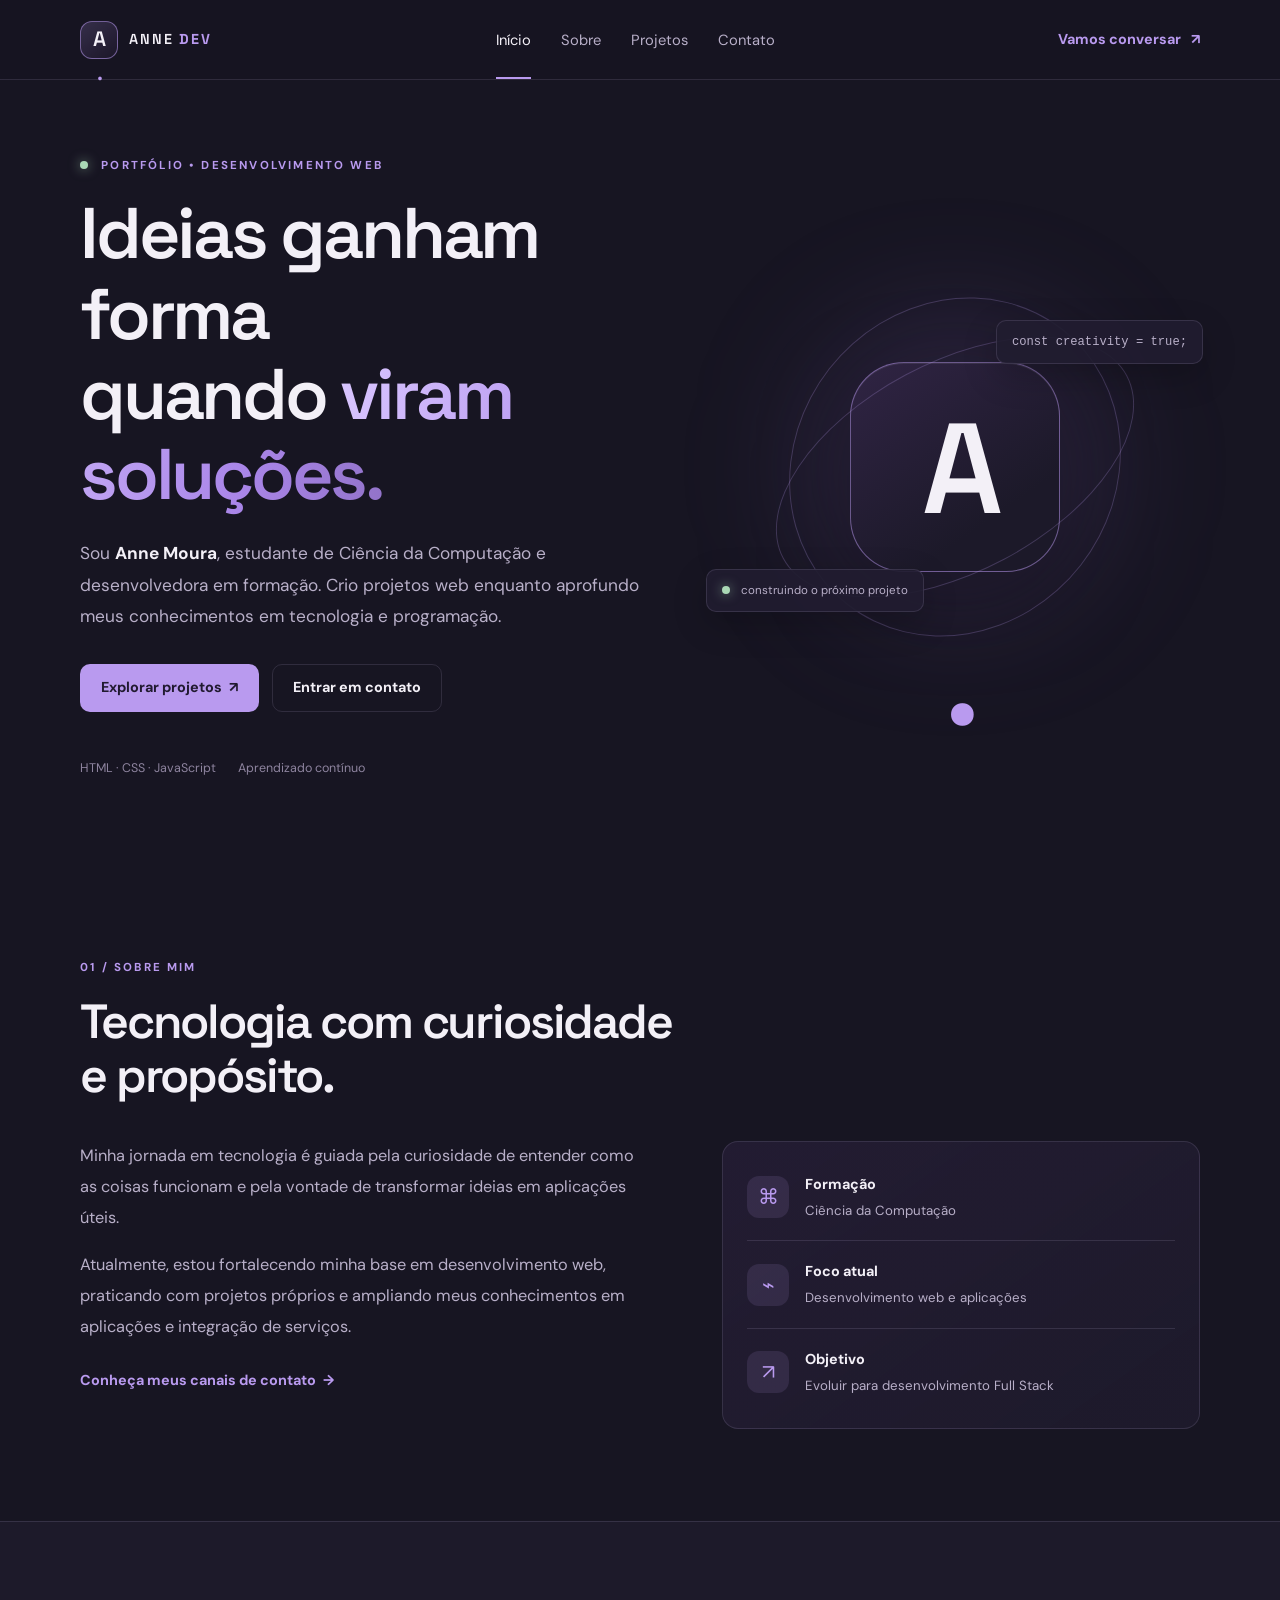
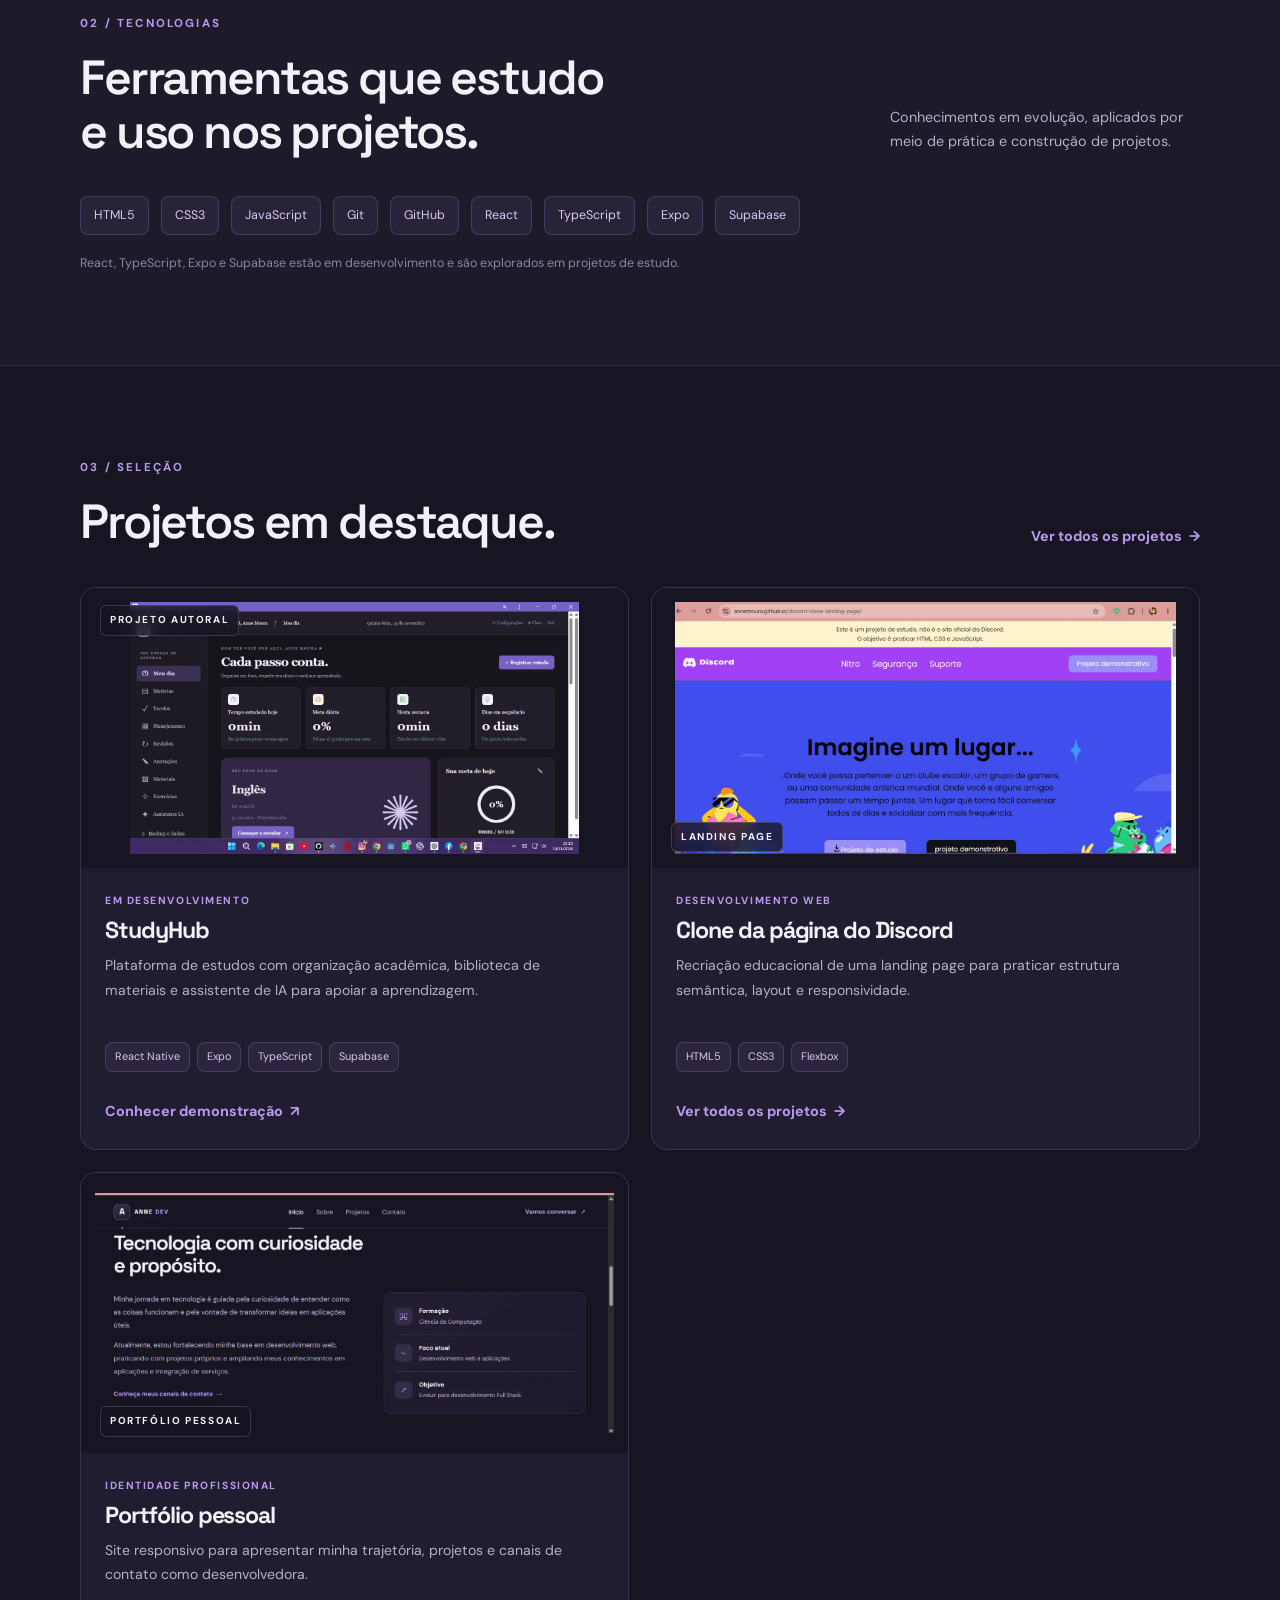
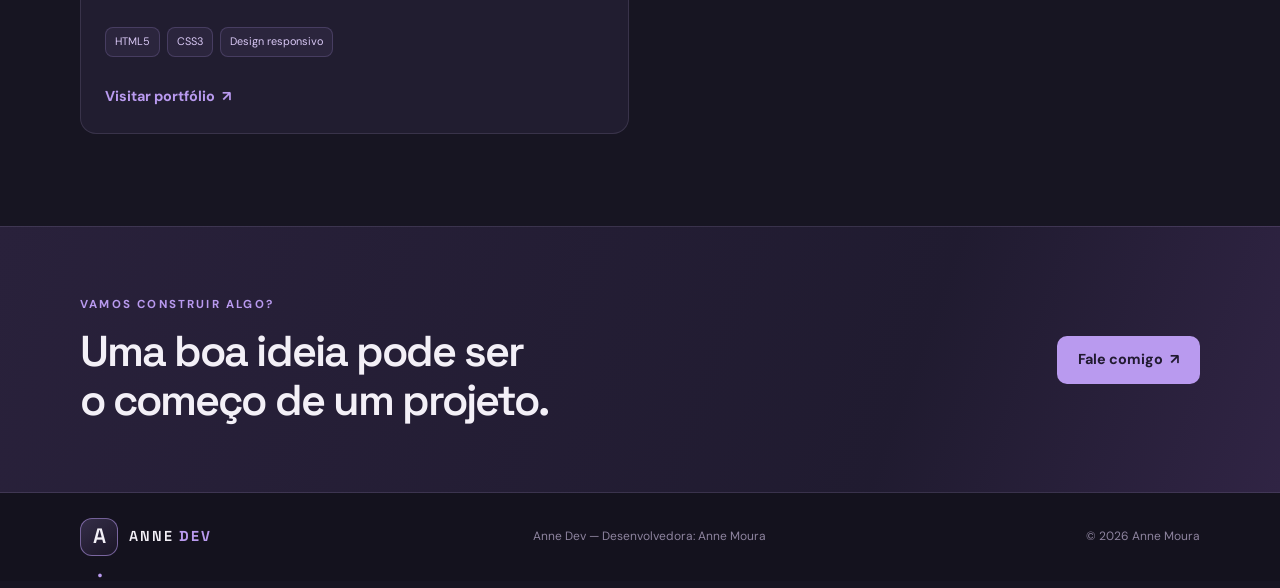
<file: index.html>
<!DOCTYPE html>
<html lang="pt-BR">
<head>
  <meta charset="UTF-8">
  <meta name="viewport" content="width=device-width, initial-scale=1.0">
  <meta name="theme-color" content="#171522">
  <meta name="description" content="Portfólio de Anne Moura, estudante de Ciência da Computação e desenvolvedora em formação. Conheça projetos web, aplicações e estudos.">
  <title>Anne Dev | Anne Moura — Desenvolvedora</title>
  <link rel="preconnect" href="https://fonts.googleapis.com">
  <link rel="preconnect" href="https://fonts.gstatic.com" crossorigin>
  <link href="https://fonts.googleapis.com/css2?family=DM+Sans:wght@400;500;600;700&family=Space+Grotesk:wght@400;500;600;700&display=swap" rel="stylesheet">
  <link rel="stylesheet" href="style.css">
</head>
<body>
  <a class="skip-link" href="#conteudo">Pular para o conteúdo</a>
  <header class="site-header">
    <div class="container nav-wrap">
      <a class="brand" href="index.html" aria-label="Anne Dev, página inicial"><span class="brand-mark">A<span>.</span></span><span>ANNE <strong>DEV</strong></span></a>
      <nav class="main-nav" aria-label="Navegação principal">
        <a class="active" href="index.html">Início</a>
        <a href="index.html#sobre">Sobre</a>
        <a href="projetos.html">Projetos</a>
        <a href="contato.html">Contato</a>
      </nav>
      <a class="nav-cta" href="contato.html">Vamos conversar <span aria-hidden="true">↗</span></a>
    </div>
  </header>

  <main id="conteudo">
    <section class="hero container">
      <div class="hero-copy">
        <p class="eyebrow"><span class="status-dot"></span> PORTFÓLIO • DESENVOLVIMENTO WEB</p>
        <h1>Ideias ganham forma<br>quando <span class="gradient-text">viram soluções.</span></h1>
        <p class="hero-lead">Sou <strong>Anne Moura</strong>, estudante de Ciência da Computação e desenvolvedora em formação. Crio projetos web enquanto aprofundo meus conhecimentos em tecnologia e programação.</p>
        <div class="hero-actions">
          <a class="button button-primary" href="projetos.html">Explorar projetos <span aria-hidden="true">↗</span></a>
          <a class="button button-ghost" href="contato.html">Entrar em contato</a>
        </div>
        <div class="hero-meta"><span>HTML · CSS · JavaScript</span><span>Aprendizado contínuo</span></div>
      </div>
      <div class="hero-art" aria-label="Identidade visual Anne Dev" role="img">
        <div class="orbit orbit-one"></div><div class="orbit orbit-two"></div>
        <div class="hero-monogram">A<span>.</span></div>
        <div class="floating-chip chip-top">const creativity = true;</div>
        <div class="floating-chip chip-bottom"><span class="status-dot"></span> construindo o próximo projeto</div>
        <div class="art-glow"></div>
      </div>
    </section>

    <section class="section container" id="sobre">
      <div class="section-heading">
        <p class="eyebrow">01 / SOBRE MIM</p>
        <h2>Tecnologia com curiosidade<br>e propósito.</h2>
      </div>
      <div class="about-grid">
        <div class="about-copy">
          <p>Minha jornada em tecnologia é guiada pela curiosidade de entender como as coisas funcionam e pela vontade de transformar ideias em aplicações úteis.</p>
          <p>Atualmente, estou fortalecendo minha base em desenvolvimento web, praticando com projetos próprios e ampliando meus conhecimentos em aplicações e integração de serviços.</p>
          <a class="text-link" href="contato.html">Conheça meus canais de contato <span aria-hidden="true">→</span></a>
        </div>
        <div class="info-panel">
          <div class="info-row"><span class="info-icon">⌘</span><div><strong>Formação</strong><span>Ciência da Computação</span></div></div>
          <div class="info-row"><span class="info-icon">⌁</span><div><strong>Foco atual</strong><span>Desenvolvimento web e aplicações</span></div></div>
          <div class="info-row"><span class="info-icon">↗</span><div><strong>Objetivo</strong><span>Evoluir para desenvolvimento Full Stack</span></div></div>
        </div>
      </div>
    </section>

    <section class="section section-muted">
      <div class="container">
        <div class="section-heading section-heading-row">
          <div><p class="eyebrow">02 / TECNOLOGIAS</p><h2>Ferramentas que estudo<br>e uso nos projetos.</h2></div>
          <p class="section-aside">Conhecimentos em evolução, aplicados por meio de prática e construção de projetos.</p>
        </div>
        <div class="tech-list">
          <span>HTML5</span><span>CSS3</span><span>JavaScript</span><span>Git</span><span>GitHub</span><span>React</span><span>TypeScript</span><span>Expo</span><span>Supabase</span>
        </div>
        <p class="micro-note">React, TypeScript, Expo e Supabase estão em desenvolvimento e são explorados em projetos de estudo.</p>
      </div>
    </section>

    <section class="section container">
      <div class="section-heading section-heading-row">
        <div><p class="eyebrow">03 / SELEÇÃO</p><h2>Projetos em destaque.</h2></div>
        <a class="text-link" href="projetos.html">Ver todos os projetos <span aria-hidden="true">→</span></a>
      </div>
      <div class="featured-grid">
        <article class="project-card project-featured">
          <div class="project-art project-image"><img src="assets/images/studyhub-dashboard.webp" alt="Painel principal do StudyHub com matérias, tarefas e acompanhamento dos estudos" loading="lazy"><span class="art-label">PROJETO AUTORAL</span></div>
          <div class="project-content"><p class="project-kicker">EM DESENVOLVIMENTO</p><h3>StudyHub</h3><p>Plataforma de estudos com organização acadêmica, biblioteca de materiais e assistente de IA para apoiar a aprendizagem.</p><div class="tag-list"><span>React Native</span><span>Expo</span><span>TypeScript</span><span>Supabase</span></div><a class="text-link" href="https://studyhub-sand-psi.vercel.app/login" target="_blank" rel="noopener noreferrer">Conhecer demonstração <span aria-hidden="true">↗</span></a></div>
        </article>
        <article class="project-card">
          <div class="project-art project-image"><img src="assets/images/discord-landing.webp" alt="Captura da landing page demonstrativa inspirada no Discord" loading="lazy"><span class="art-caption">LANDING PAGE</span></div>
          <div class="project-content"><p class="project-kicker">DESENVOLVIMENTO WEB</p><h3>Clone da página do Discord</h3><p>Recriação educacional de uma landing page para praticar estrutura semântica, layout e responsividade.</p><div class="tag-list"><span>HTML5</span><span>CSS3</span><span>Flexbox</span></div><a class="text-link" href="projetos.html">Ver todos os projetos <span aria-hidden="true">→</span></a></div>
        </article>
        <article class="project-card">
          <div class="project-art project-image"><img src="assets/images/portfolio-homepage.webp" alt="Captura da página inicial do portfólio Anne Dev" loading="lazy"><span class="art-caption">PORTFÓLIO PESSOAL</span></div>
          <div class="project-content"><p class="project-kicker">IDENTIDADE PROFISSIONAL</p><h3>Portfólio pessoal</h3><p>Site responsivo para apresentar minha trajetória, projetos e canais de contato como desenvolvedora.</p><div class="tag-list"><span>HTML5</span><span>CSS3</span><span>Design responsivo</span></div><a class="text-link" href="https://annemoura.github.io/portfolio-pessoal/" target="_blank" rel="noopener noreferrer">Visitar portfólio <span aria-hidden="true">↗</span></a></div>
        </article>
              </div>
    </section>

    <section class="closing-cta">
      <div class="container closing-inner"><div><p class="eyebrow">VAMOS CONSTRUIR ALGO?</p><h2>Uma boa ideia pode ser<br>o começo de um projeto.</h2></div><a class="button button-primary" href="contato.html">Fale comigo <span aria-hidden="true">↗</span></a></div>
    </section>
  </main>

  <footer class="site-footer"><div class="container footer-inner"><a class="brand" href="index.html"><span class="brand-mark">A<span>.</span></span><span>ANNE <strong>DEV</strong></span></a><p>Anne Dev — Desenvolvedora: Anne Moura</p><span>© 2026 Anne Moura</span></div></footer>
</body>
</html>
</file>
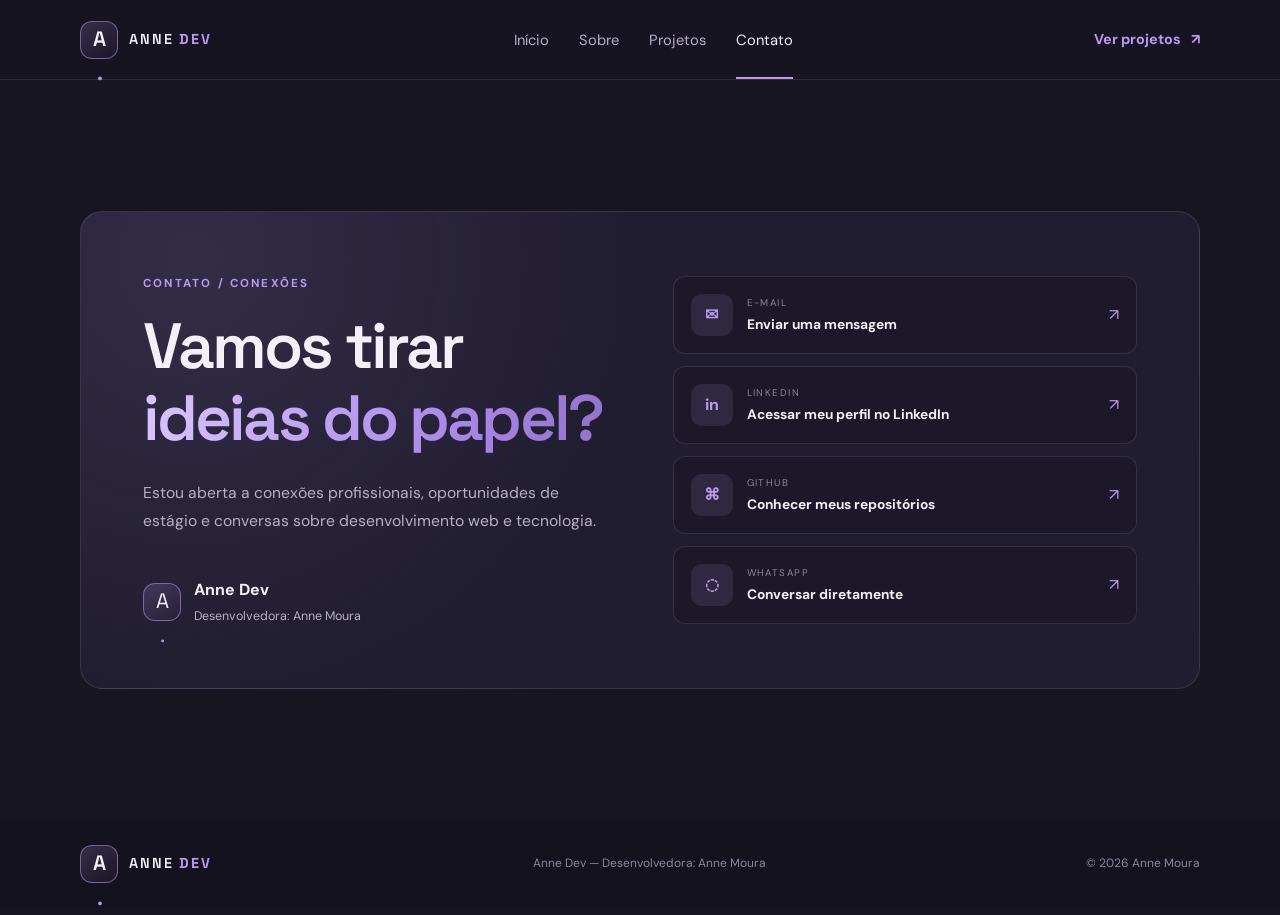
<file: contato.html>
<!DOCTYPE html>
<html lang="pt-BR">
<head>
  <meta charset="UTF-8">
  <meta name="viewport" content="width=device-width, initial-scale=1.0">
  <meta name="theme-color" content="#171522">
  <meta name="description" content="Entre em contato com Anne Moura, estudante de Ciência da Computação e desenvolvedora em formação.">
  <title>Contato | Anne Dev — Anne Moura</title>
  <link rel="preconnect" href="https://fonts.googleapis.com">
  <link rel="preconnect" href="https://fonts.gstatic.com" crossorigin>
  <link href="https://fonts.googleapis.com/css2?family=DM+Sans:wght@400;500;600;700&family=Space+Grotesk:wght@400;500;600;700&display=swap" rel="stylesheet">
  <link rel="stylesheet" href="style.css">
</head>
<body>
  <a class="skip-link" href="#conteudo">Pular para o conteúdo</a>
  <header class="site-header"><div class="container nav-wrap">
    <a class="brand" href="index.html"><span class="brand-mark">A<span>.</span></span><span>ANNE <strong>DEV</strong></span></a>
    <nav class="main-nav" aria-label="Navegação principal"><a href="index.html">Início</a><a href="index.html#sobre">Sobre</a><a href="projetos.html">Projetos</a><a class="active" href="contato.html">Contato</a></nav>
    <a class="nav-cta" href="projetos.html">Ver projetos <span aria-hidden="true">↗</span></a>
  </div></header>
  <main id="conteudo" class="container contact-main">
    <section class="contact-panel">
      <div class="contact-copy"><p class="eyebrow">CONTATO / CONEXÕES</p><h1>Vamos tirar<br><span class="gradient-text">ideias do papel?</span></h1><p>Estou aberta a conexões profissionais, oportunidades de estágio e conversas sobre desenvolvimento web e tecnologia.</p><div class="contact-signature"><span class="brand-mark">A<span>.</span></span><div><strong>Anne Dev</strong><span>Desenvolvedora: Anne Moura</span></div></div></div>
      <div class="contact-links">
        <a class="contact-link" href="mailto:arymoura169@gmail.com"><span class="contact-icon">✉</span><span><small>E-MAIL</small><strong>Enviar uma mensagem</strong></span><span class="contact-arrow">↗</span></a>
        <a class="contact-link" href="https://www.linkedin.com/in/aryane-moura-4a4567319/" target="_blank" rel="noopener noreferrer"><span class="contact-icon">in</span><span><small>LINKEDIN</small><strong>Acessar meu perfil no LinkedIn</strong></span><span class="contact-arrow">↗</span></a>
        <a class="contact-link" href="https://github.com/annemoura" target="_blank" rel="noopener noreferrer"><span class="contact-icon">⌘</span><span><small>GITHUB</small><strong>Conhecer meus repositórios</strong></span><span class="contact-arrow">↗</span></a>
        <a class="contact-link" href="https://wa.me/5591986021378" target="_blank" rel="noopener noreferrer"><span class="contact-icon">◌</span><span><small>WHATSAPP</small><strong>Conversar diretamente</strong></span><span class="contact-arrow">↗</span></a>
      </div>
    </section>
  </main>
  <footer class="site-footer"><div class="container footer-inner"><a class="brand" href="index.html"><span class="brand-mark">A<span>.</span></span><span>ANNE <strong>DEV</strong></span></a><p>Anne Dev — Desenvolvedora: Anne Moura</p><span>© 2026 Anne Moura</span></div></footer>
</body>
</html>
</file>
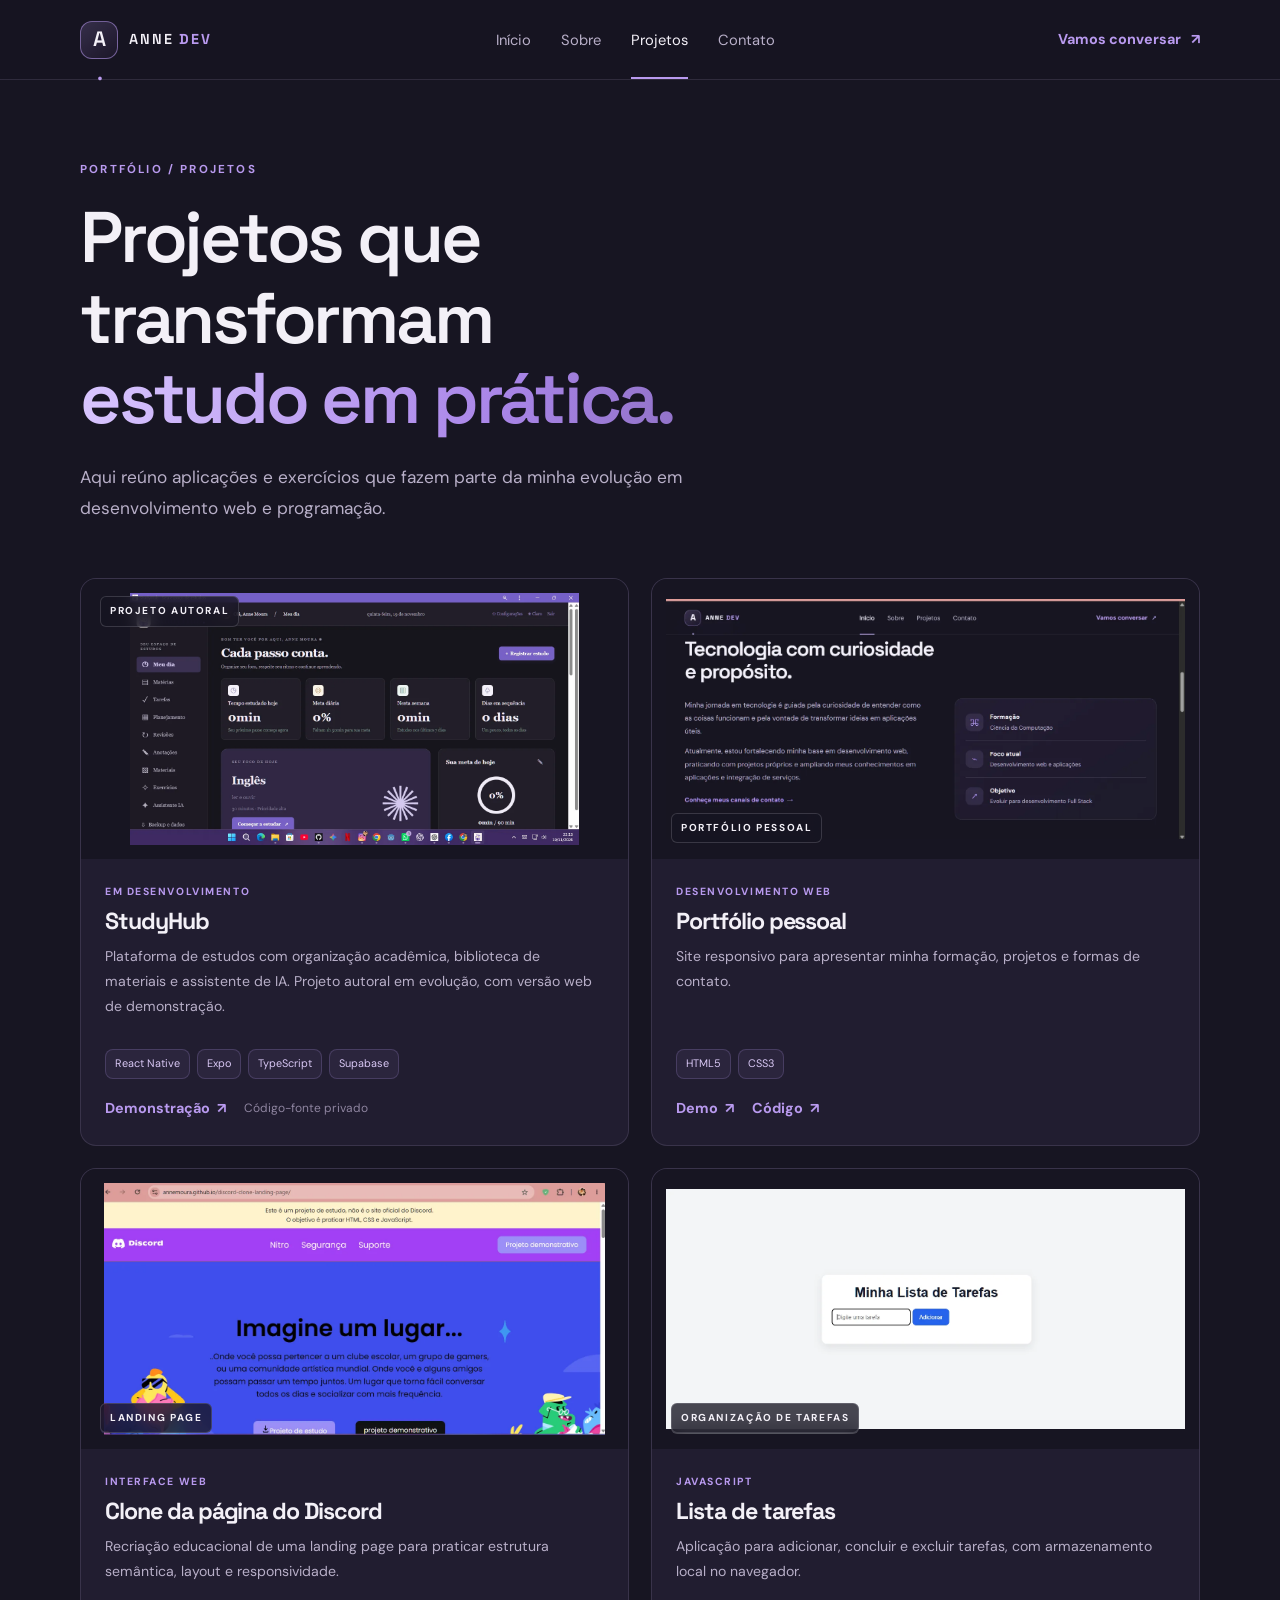
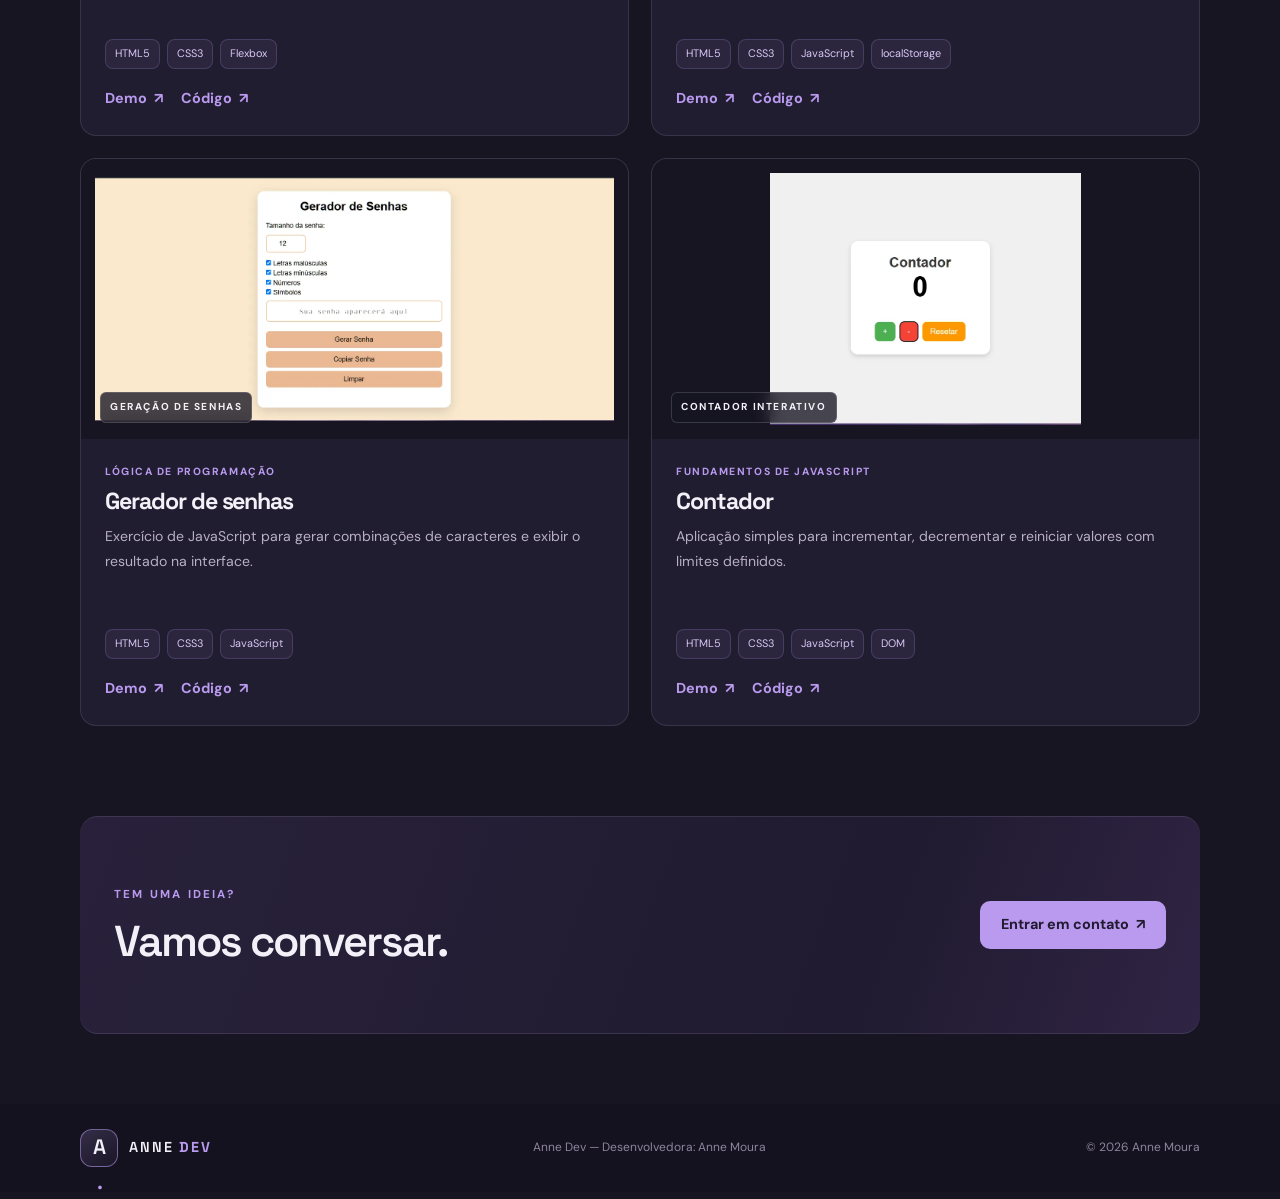
<file: projetos.html>
<!DOCTYPE html>
<html lang="pt-BR">
<head>
  <meta charset="UTF-8">
  <meta name="viewport" content="width=device-width, initial-scale=1.0">
  <meta name="theme-color" content="#171522">
  <meta name="description" content="Projetos de Anne Moura: aplicações web, exercícios de JavaScript e o projeto autoral StudyHub.">
  <title>Projetos | Anne Dev — Anne Moura</title>
  <link rel="preconnect" href="https://fonts.googleapis.com">
  <link rel="preconnect" href="https://fonts.gstatic.com" crossorigin>
  <link href="https://fonts.googleapis.com/css2?family=DM+Sans:wght@400;500;600;700&family=Space+Grotesk:wght@400;500;600;700&display=swap" rel="stylesheet">
  <link rel="stylesheet" href="style.css">
</head>
<body>
  <a class="skip-link" href="#conteudo">Pular para o conteúdo</a>
  <header class="site-header"><div class="container nav-wrap">
    <a class="brand" href="index.html"><span class="brand-mark">A<span>.</span></span><span>ANNE <strong>DEV</strong></span></a>
    <nav class="main-nav" aria-label="Navegação principal"><a href="index.html">Início</a><a href="index.html#sobre">Sobre</a><a class="active" href="projetos.html">Projetos</a><a href="contato.html">Contato</a></nav>
    <a class="nav-cta" href="contato.html">Vamos conversar <span aria-hidden="true">↗</span></a>
  </div></header>
  <main id="conteudo" class="container page-main">
    <section class="page-intro"><p class="eyebrow">PORTFÓLIO / PROJETOS</p><h1>Projetos que transformam<br><span class="gradient-text">estudo em prática.</span></h1><p>Aqui reúno aplicações e exercícios que fazem parte da minha evolução em desenvolvimento web e programação.</p></section>
    <section class="projects-grid" aria-label="Lista de projetos">
      <article class="project-card project-featured">
        <div class="project-art project-image"><img src="assets/images/studyhub-dashboard.webp" alt="Painel principal do StudyHub com matérias, tarefas e acompanhamento dos estudos" loading="lazy"><span class="art-label">PROJETO AUTORAL</span></div>
        <div class="project-content"><p class="project-kicker">EM DESENVOLVIMENTO</p><h2>StudyHub</h2><p>Plataforma de estudos com organização acadêmica, biblioteca de materiais e assistente de IA. Projeto autoral em evolução, com versão web de demonstração.</p><div class="tag-list"><span>React Native</span><span>Expo</span><span>TypeScript</span><span>Supabase</span></div><div class="project-links"><a class="text-link" href="https://studyhub-sand-psi.vercel.app/login" target="_blank" rel="noopener noreferrer">Demonstração <span aria-hidden="true">↗</span></a><span class="private-note">Código-fonte privado</span></div></div>
      </article>
      <article class="project-card"><div class="project-art project-image"><img src="assets/images/portfolio-homepage.webp" alt="Captura da página inicial do portfólio Anne Dev" loading="lazy"><span class="art-caption">PORTFÓLIO PESSOAL</span></div><div class="project-content"><p class="project-kicker">DESENVOLVIMENTO WEB</p><h2>Portfólio pessoal</h2><p>Site responsivo para apresentar minha formação, projetos e formas de contato.</p><div class="tag-list"><span>HTML5</span><span>CSS3</span></div><div class="project-links"><a class="text-link" href="https://annemoura.github.io/portfolio-pessoal/" target="_blank" rel="noopener noreferrer">Demo <span aria-hidden="true">↗</span></a><a class="text-link" href="https://github.com/annemoura/portfolio-pessoal" target="_blank" rel="noopener noreferrer">Código <span aria-hidden="true">↗</span></a></div></div></article>
      <article class="project-card"><div class="project-art project-image"><img src="assets/images/discord-landing.webp" alt="Captura da landing page demonstrativa inspirada no Discord" loading="lazy"><span class="art-caption">LANDING PAGE</span></div><div class="project-content"><p class="project-kicker">INTERFACE WEB</p><h2>Clone da página do Discord</h2><p>Recriação educacional de uma landing page para praticar estrutura semântica, layout e responsividade.</p><div class="tag-list"><span>HTML5</span><span>CSS3</span><span>Flexbox</span></div><div class="project-links"><a class="text-link" href="https://annemoura.github.io/discord-clone-landing-page/" target="_blank" rel="noopener noreferrer">Demo <span aria-hidden="true">↗</span></a><a class="text-link" href="https://github.com/annemoura/discord-clone-landing-page" target="_blank" rel="noopener noreferrer">Código <span aria-hidden="true">↗</span></a></div></div></article>
      <article class="project-card"><div class="project-art project-image"><img src="assets/images/todo-list.webp" alt="Captura da aplicação de lista de tarefas" loading="lazy"><span class="art-caption">ORGANIZAÇÃO DE TAREFAS</span></div><div class="project-content"><p class="project-kicker">JAVASCRIPT</p><h2>Lista de tarefas</h2><p>Aplicação para adicionar, concluir e excluir tarefas, com armazenamento local no navegador.</p><div class="tag-list"><span>HTML5</span><span>CSS3</span><span>JavaScript</span><span>localStorage</span></div><div class="project-links"><a class="text-link" href="https://annemoura.github.io/lista-de-tarefas-js/" target="_blank" rel="noopener noreferrer">Demo <span aria-hidden="true">↗</span></a><a class="text-link" href="https://github.com/annemoura/lista-de-tarefas-js" target="_blank" rel="noopener noreferrer">Código <span aria-hidden="true">↗</span></a></div></div></article>
      <article class="project-card"><div class="project-art project-image"><img src="assets/images/password-generator.webp" alt="Captura do gerador de senhas com opções de tamanho e caracteres" loading="lazy"><span class="art-caption">GERAÇÃO DE SENHAS</span></div><div class="project-content"><p class="project-kicker">LÓGICA DE PROGRAMAÇÃO</p><h2>Gerador de senhas</h2><p>Exercício de JavaScript para gerar combinações de caracteres e exibir o resultado na interface.</p><div class="tag-list"><span>HTML5</span><span>CSS3</span><span>JavaScript</span></div><div class="project-links"><a class="text-link" href="https://annemoura.github.io/gerador-de-senhas/" target="_blank" rel="noopener noreferrer">Demo <span aria-hidden="true">↗</span></a><a class="text-link" href="https://github.com/annemoura/gerador-de-senhas" target="_blank" rel="noopener noreferrer">Código <span aria-hidden="true">↗</span></a></div></div></article>
      <article class="project-card"><div class="project-art project-image"><img src="assets/images/counter.webp" alt="Captura da aplicação de contador com botões de incrementar, decrementar e resetar" loading="lazy"><span class="art-caption">CONTADOR INTERATIVO</span></div><div class="project-content"><p class="project-kicker">FUNDAMENTOS DE JAVASCRIPT</p><h2>Contador</h2><p>Aplicação simples para incrementar, decrementar e reiniciar valores com limites definidos.</p><div class="tag-list"><span>HTML5</span><span>CSS3</span><span>JavaScript</span><span>DOM</span></div><div class="project-links"><a class="text-link" href="https://annemoura.github.io/contador/" target="_blank" rel="noopener noreferrer">Demo <span aria-hidden="true">↗</span></a><a class="text-link" href="https://github.com/annemoura/contador" target="_blank" rel="noopener noreferrer">Código <span aria-hidden="true">↗</span></a></div></div></article>
    </section>
    <section class="closing-cta page-cta"><div class="closing-inner"><div><p class="eyebrow">TEM UMA IDEIA?</p><h2>Vamos conversar.</h2></div><a class="button button-primary" href="contato.html">Entrar em contato <span aria-hidden="true">↗</span></a></div></section>
  </main>
  <footer class="site-footer"><div class="container footer-inner"><a class="brand" href="index.html"><span class="brand-mark">A<span>.</span></span><span>ANNE <strong>DEV</strong></span></a><p>Anne Dev — Desenvolvedora: Anne Moura</p><span>© 2026 Anne Moura</span></div></footer>
</body>
</html>
</file>
<file: style.css>
:root {
  color-scheme: dark;
  --bg: #171522;
  --bg-soft: #1d1a2a;
  --panel: #211d30;
  --panel-light: #29233a;
  --text: #f3f0f7;
  --muted: #b8afc8;
  --subtle: #8e849f;
  --accent: #b99aef;
  --accent-strong: #a985e8;
  --line: rgba(217, 203, 241, .13);
  --font-body: "DM Sans", Arial, sans-serif;
  --font-display: "Space Grotesk", Arial, sans-serif;
}
* { box-sizing: border-box; }
html { scroll-behavior: smooth; }
body { margin: 0; background: var(--bg); color: var(--text); font-family: var(--font-body); line-height: 1.65; }
a { color: inherit; text-decoration: none; }
a:focus-visible { outline: 2px solid var(--accent); outline-offset: 4px; }
.container { width: min(1120px, calc(100% - 48px)); margin-inline: auto; }
.skip-link { position: absolute; top: -60px; left: 16px; z-index: 20; padding: 10px 14px; background: var(--accent); color: #171522; border-radius: 8px; }
.skip-link:focus { top: 12px; }
.site-header { position: sticky; top: 0; z-index: 10; background: rgba(23, 21, 34, .9); backdrop-filter: blur(18px); border-bottom: 1px solid var(--line); }
.nav-wrap { min-height: 78px; display: flex; align-items: center; justify-content: space-between; gap: 24px; }
.brand { display: inline-flex; align-items: center; gap: 11px; font-family: var(--font-display); font-size: .9rem; letter-spacing: .13em; font-weight: 600; white-space: nowrap; }
.brand strong { color: var(--accent); }
.brand-mark { display: grid; place-items: center; width: 38px; height: 38px; border: 1px solid rgba(185,154,239,.55); border-radius: 12px; color: var(--text); font-family: var(--font-display); font-size: 1.3rem; letter-spacing: -.08em; background: linear-gradient(145deg, rgba(185,154,239,.2), rgba(48,36,68,.25)); }
.brand-mark span { color: var(--accent); }
.main-nav { display: flex; align-items: center; gap: 30px; color: var(--muted); font-size: .92rem; }
.main-nav a { padding: 28px 0 25px; border-bottom: 2px solid transparent; transition: color .2s, border-color .2s; }
.main-nav a:hover, .main-nav a.active { color: var(--text); border-color: var(--accent); }
.nav-cta { color: var(--accent); font-size: .9rem; font-weight: 700; white-space: nowrap; }
.nav-cta span, .text-link span, .button span { margin-left: 7px; }
.hero { min-height: 610px; display: grid; grid-template-columns: 1.08fr .92fr; align-items: center; gap: 54px; padding-block: 76px 88px; }
.eyebrow { margin: 0 0 18px; color: var(--accent); font-size: .72rem; font-weight: 700; letter-spacing: .19em; }
.status-dot { display: inline-block; width: 8px; height: 8px; border-radius: 50%; background: #a9d7b5; box-shadow: 0 0 12px rgba(169,215,181,.65); margin-right: 8px; }
h1, h2, h3, p { margin-top: 0; }
h1, h2, h3 { font-family: var(--font-display); line-height: 1.12; letter-spacing: -.045em; }
.hero h1, .page-intro h1, .contact-copy h1 { margin-bottom: 24px; font-size: clamp(2.7rem, 5.6vw, 4.7rem); font-weight: 600; }
.gradient-text { color: var(--accent); background: linear-gradient(100deg, #d9c6ff, #a985e8 70%, #9273c9); -webkit-background-clip: text; background-clip: text; -webkit-text-fill-color: transparent; }
.hero-lead, .page-intro > p:last-child, .contact-copy > p:not(.eyebrow) { max-width: 590px; color: var(--muted); font-size: 1.08rem; line-height: 1.8; }
.hero-lead strong { color: var(--text); }
.hero-actions { display: flex; flex-wrap: wrap; gap: 13px; margin-top: 32px; }
.button { display: inline-flex; align-items: center; justify-content: center; min-height: 48px; padding: 0 20px; border: 1px solid transparent; border-radius: 10px; font-size: .9rem; font-weight: 700; transition: transform .2s, background .2s, border-color .2s; }
.button:hover { transform: translateY(-2px); }
.button-primary { background: var(--accent); color: #211a30; }
.button-primary:hover { background: #c9b2f4; }
.button-ghost { border-color: var(--line); color: var(--text); }
.button-ghost:hover { border-color: var(--accent); }
.hero-meta { display: flex; flex-wrap: wrap; gap: 22px; margin-top: 46px; color: var(--subtle); font-size: .78rem; }
.hero-art { position: relative; min-height: 410px; display: grid; place-items: center; isolation: isolate; }
.art-glow { position: absolute; width: 280px; height: 280px; border-radius: 50%; background: rgba(139,104,194,.23); filter: blur(65px); z-index: -1; }
.orbit { position: absolute; border: 1px solid rgba(185,154,239,.24); border-radius: 50%; transform: rotate(-28deg); }
.orbit-one { width: 390px; height: 210px; }
.orbit-two { width: 320px; height: 350px; transform: rotate(38deg); }
.hero-monogram { display: grid; place-items: center; width: 210px; height: 210px; border: 1px solid rgba(185,154,239,.5); border-radius: 54px; background: linear-gradient(145deg, #302444, #1c1929 72%); box-shadow: 0 25px 90px rgba(0,0,0,.35), inset 0 1px rgba(255,255,255,.08); font-family: var(--font-display); font-size: 8rem; font-weight: 600; letter-spacing: -.12em; }
.hero-monogram span { color: var(--accent); }
.floating-chip { position: absolute; padding: 11px 15px; border: 1px solid var(--line); border-radius: 10px; background: rgba(33,29,48,.92); color: var(--muted); font-family: monospace; font-size: .76rem; box-shadow: 0 12px 35px rgba(0,0,0,.2); }
.chip-top { top: 58px; right: -3px; }
.chip-bottom { bottom: 60px; left: -4px; font-family: var(--font-body); font-size: .72rem; }
.section { padding-block: 92px; }
.section-heading { margin-bottom: 38px; }
.section-heading h2, .closing-inner h2 { margin-bottom: 0; font-size: clamp(2rem, 4vw, 3rem); font-weight: 600; }
.about-grid { display: grid; grid-template-columns: 1fr .85fr; gap: 80px; align-items: start; }
.about-copy p { color: var(--muted); font-size: 1.02rem; line-height: 1.9; }
.text-link { display: inline-flex; align-items: center; margin-top: 10px; color: var(--accent); font-size: .9rem; font-weight: 700; }
.text-link:hover { color: #d8c5ff; }
.info-panel { padding: 12px 24px; border: 1px solid var(--line); border-radius: 16px; background: linear-gradient(145deg, rgba(48,36,68,.48), rgba(33,29,48,.65)); }
.info-row { display: flex; align-items: center; gap: 16px; padding: 19px 0; border-bottom: 1px solid var(--line); }
.info-row:last-child { border-bottom: 0; }
.info-icon { display: grid; place-items: center; width: 42px; height: 42px; border-radius: 12px; background: rgba(185,154,239,.12); color: var(--accent); font-size: 1.3rem; }
.info-row div { display: grid; gap: 3px; }
.info-row strong { font-size: .9rem; }
.info-row span:last-child { color: var(--muted); font-size: .83rem; }
.section-muted { background: var(--bg-soft); border-block: 1px solid var(--line); }
.section-heading-row { display: flex; justify-content: space-between; align-items: end; gap: 30px; }
.section-aside { max-width: 310px; margin-bottom: 5px; color: var(--muted); font-size: .9rem; }
.tech-list { display: flex; flex-wrap: wrap; gap: 12px; }
.tech-list span, .tag-list span { padding: 8px 13px; border: 1px solid rgba(185,154,239,.2); border-radius: 8px; background: rgba(185,154,239,.07); color: #d9c8f5; font-size: .78rem; }
.micro-note { margin: 18px 0 0; color: var(--subtle); font-size: .78rem; }
.featured-grid, .projects-grid { display: grid; grid-template-columns: repeat(2, minmax(0, 1fr)); gap: 22px; }
.project-card { overflow: hidden; border: 1px solid var(--line); border-radius: 16px; background: var(--panel); transition: transform .25s, border-color .25s; }
.project-card:hover { transform: translateY(-4px); border-color: rgba(185,154,239,.42); }
.project-art { position: relative; min-height: 190px; display: grid; place-items: center; overflow: hidden; background: radial-gradient(circle at 50% 35%, rgba(185,154,239,.2), transparent 55%), linear-gradient(135deg, #302444, #1c1929); }
.art-label, .art-caption { position: absolute; top: 17px; left: 19px; color: rgba(243,240,247,.65); font-size: .63rem; font-weight: 700; letter-spacing: .16em; }
.art-caption { top: auto; bottom: 16px; }
.study-window { width: 220px; min-height: 125px; padding: 17px; border: 1px solid rgba(217,203,241,.28); border-radius: 11px; background: rgba(23,21,34,.8); box-shadow: 0 15px 40px rgba(0,0,0,.25); }
.study-window i { display: inline-block; width: 6px; height: 6px; margin-right: 4px; border-radius: 50%; background: var(--accent); opacity: .75; }
.study-window b, .study-window small { display: block; }
.study-window b { margin-top: 15px; font-family: var(--font-display); font-size: 1.15rem; }
.study-window small { color: var(--muted); font-size: .65rem; }
.window-line { display: block; width: 85%; height: 5px; margin-top: 12px; border-radius: 5px; background: rgba(185,154,239,.35); }
.window-line.short { width: 54%; margin-top: 6px; opacity: .5; }
.art-web { background: radial-gradient(circle at 70% 35%, rgba(185,154,239,.22), transparent 45%), linear-gradient(135deg, #29243b, #171522); }
.code-symbol { color: #d9c6ff; font-family: var(--font-display); font-size: 5rem; font-weight: 600; }
.art-discord { background: radial-gradient(circle at 50% 40%, rgba(121,139,255,.22), transparent 48%), linear-gradient(135deg, #292b50, #171522); }
.discord-mark { color: #aeb8ff; font-size: 5rem; }
.art-tasks { background: radial-gradient(circle at 50% 40%, rgba(112,192,160,.2), transparent 48%), linear-gradient(135deg, #203b3a, #171522); }
.task-check { display: grid; place-items: center; width: 86px; height: 86px; border: 1px solid rgba(155,222,190,.5); border-radius: 24px; color: #a4e3bf; font-size: 3.5rem; }
.art-password { background: radial-gradient(circle at 50% 40%, rgba(214,174,119,.2), transparent 48%), linear-gradient(135deg, #423329, #171522); }
.password-symbol { color: #f0d3ad; font-size: 2rem; letter-spacing: .18em; }
.art-counter { background: radial-gradient(circle at 50% 40%, rgba(150,174,229,.2), transparent 48%), linear-gradient(135deg, #29354b, #171522); }
.counter-symbol { color: #c3d5ff; font-family: var(--font-display); font-size: 3.4rem; }
.project-content { padding: 24px; }
.project-kicker { margin-bottom: 8px; color: var(--accent); font-size: .65rem; font-weight: 700; letter-spacing: .15em; }
.project-content h2, .project-content h3 { margin-bottom: 10px; font-size: 1.45rem; }
.project-content > p:not(.project-kicker) { min-height: 72px; margin-bottom: 17px; color: var(--muted); font-size: .88rem; line-height: 1.75; }
.tag-list { display: flex; flex-wrap: wrap; gap: 7px; margin: 16px 0 18px; }
.tag-list span { padding: 5px 9px; font-size: .68rem; }
.project-links { display: flex; align-items: center; flex-wrap: wrap; gap: 18px; }
.project-links .text-link { margin-top: 0; }
.private-note { color: var(--subtle); font-size: .75rem; }
.closing-cta { padding-block: 68px; background: linear-gradient(110deg, #29213b, #201b30 70%, #302444); border-block: 1px solid var(--line); }
.closing-inner { display: flex; align-items: center; justify-content: space-between; gap: 30px; }
.closing-inner h2 { font-size: clamp(1.9rem, 4vw, 2.7rem); }
.closing-inner .eyebrow { margin-bottom: 13px; }
.site-footer { padding-block: 25px; background: #14121e; }
.footer-inner { display: flex; align-items: center; justify-content: space-between; gap: 20px; color: var(--subtle); font-size: .75rem; }
.footer-inner p { margin: 0; }
.footer-inner .brand { color: var(--text); }
.page-main { padding-top: 80px; }
.page-intro { max-width: 740px; margin-bottom: 54px; }
.page-intro > p:last-child { max-width: 610px; }
.projects-grid { margin-bottom: 90px; }
.projects-grid .project-content > p:not(.project-kicker) { min-height: 88px; }
.page-cta { margin-bottom: 70px; border-radius: 18px; padding-inline: 34px; }
.contact-main { min-height: calc(100vh - 160px); display: grid; place-items: center; padding-block: 75px; }
.contact-panel { width: 100%; display: grid; grid-template-columns: 1fr 1fr; gap: 65px; padding: clamp(28px, 5vw, 62px); border: 1px solid var(--line); border-radius: 22px; background: radial-gradient(circle at 10% 10%, rgba(185,154,239,.12), transparent 40%), var(--panel); }
.contact-copy h1 { font-size: clamp(2.6rem, 5vw, 4rem); }
.contact-copy > p:not(.eyebrow) { font-size: .98rem; }
.contact-signature { display: flex; align-items: center; gap: 13px; margin-top: 42px; }
.contact-signature div { display: grid; gap: 2px; }
.contact-signature div span { color: var(--muted); font-size: .78rem; }
.contact-links { display: grid; align-content: center; gap: 12px; }
.contact-link { display: flex; align-items: center; gap: 14px; padding: 17px; border: 1px solid var(--line); border-radius: 12px; background: rgba(23,21,34,.42); transition: border-color .2s, transform .2s; }
.contact-link:hover { transform: translateX(3px); border-color: rgba(185,154,239,.5); }
.contact-icon { display: grid; place-items: center; width: 42px; height: 42px; border-radius: 11px; background: rgba(185,154,239,.12); color: var(--accent); font-weight: 700; }
.contact-link > span:nth-child(2) { display: grid; gap: 2px; flex: 1; }
.contact-link small { color: var(--subtle); font-size: .61rem; letter-spacing: .15em; }
.contact-link strong { font-size: .86rem; }
.contact-arrow { color: var(--accent); }
@media (max-width: 800px) {
  .nav-wrap { min-height: 70px; flex-wrap: wrap; padding-block: 13px; }
  .main-nav { order: 3; width: 100%; justify-content: center; gap: clamp(14px, 5vw, 30px); }
  .main-nav a { padding: 7px 0 10px; }
  .nav-cta { margin-left: auto; }
  .hero { grid-template-columns: 1fr; gap: 15px; padding-block: 65px; }
  .hero-art { min-height: 330px; }
  .about-grid { grid-template-columns: 1fr; gap: 30px; }
  .section-heading-row { align-items: start; flex-direction: column; }
  .contact-panel { grid-template-columns: 1fr; gap: 35px; }
}
@media (max-width: 560px) {
  .container { width: min(100% - 32px, 1120px); }
  .brand { font-size: .78rem; }
  .brand-mark { width: 34px; height: 34px; }
  .nav-cta { font-size: .78rem; }
  .main-nav { justify-content: space-between; gap: 8px; font-size: .82rem; }
  .hero { min-height: auto; padding-block: 58px 45px; }
  .hero h1, .page-intro h1, .contact-copy h1 { font-size: clamp(2.45rem, 12vw, 3.5rem); }
  .hero-lead { font-size: .98rem; }
  .hero-art { min-height: 285px; }
  .hero-monogram { width: 155px; height: 155px; border-radius: 40px; font-size: 6rem; }
  .orbit-one { width: 290px; height: 160px; }
  .orbit-two { width: 245px; height: 280px; }
  .chip-top { top: 25px; right: -2px; font-size: .62rem; }
  .chip-bottom { bottom: 27px; left: -2px; font-size: .62rem; }
  .section { padding-block: 65px; }
  .featured-grid, .projects-grid { grid-template-columns: 1fr; }
  .project-content > p:not(.project-kicker), .projects-grid .project-content > p:not(.project-kicker) { min-height: 0; }
  .closing-inner { align-items: flex-start; flex-direction: column; }
  .footer-inner { align-items: flex-start; flex-direction: column; gap: 12px; }
  .page-main { padding-top: 55px; }
  .page-intro { margin-bottom: 35px; }
  .projects-grid { margin-bottom: 55px; }
  .page-cta { padding: 25px; }
  .contact-main { min-height: auto; padding-block: 45px; }
  .contact-panel { padding: 25px 19px; border-radius: 16px; }
}
@media (prefers-reduced-motion: reduce) {
  html { scroll-behavior: auto; }
  *, *::before, *::after { transition-duration: .01ms !important; animation-duration: .01ms !important; animation-iteration-count: 1 !important; }
}

/* Capturas reais dos projetos */
.project-art.project-image {
  display: block;
  min-height: 0;
  aspect-ratio: 16 / 9;
  background: #171522;
}
.project-image img {
  display: block;
  width: 100%;
  height: 100%;
  aspect-ratio: 16 / 9;
  object-fit: contain;
  object-position: center;
  transition: transform .35s ease;
}
.project-card:hover .project-image img {
  transform: scale(1.015);
}
.project-image .art-label,
.project-image .art-caption {
  z-index: 1;
  padding: 6px 9px;
  border: 1px solid rgba(243,240,247,.16);
  border-radius: 6px;
  background: rgba(23,21,34,.78);
  color: #f3f0f7;
  backdrop-filter: blur(8px);
}
@media (max-width: 560px) {
  .project-art.project-image,
  .project-image img {
    aspect-ratio: 16 / 10;
  }
}

/* Ajuste de enquadramento: mostrar a captura inteira dentro do cartão */
.project-art.project-image {
  position: relative;
  display: flex;
  align-items: center;
  justify-content: center;
  width: 100%;
  height: clamp(190px, 25vw, 280px);
  min-height: 0;
  aspect-ratio: auto;
  padding: 14px;
  overflow: hidden;
  background: #171522;
}
.project-image img {
  display: block;
  width: 100%;
  height: 100%;
  max-width: 100%;
  max-height: 100%;
  aspect-ratio: auto;
  object-fit: contain;
  object-position: center;
  transform: none;
}
.project-card:hover .project-image img {
  transform: none;
}
@media (max-width: 560px) {
  .project-art.project-image {
    height: 210px;
    padding: 10px;
  }
}
</file>
